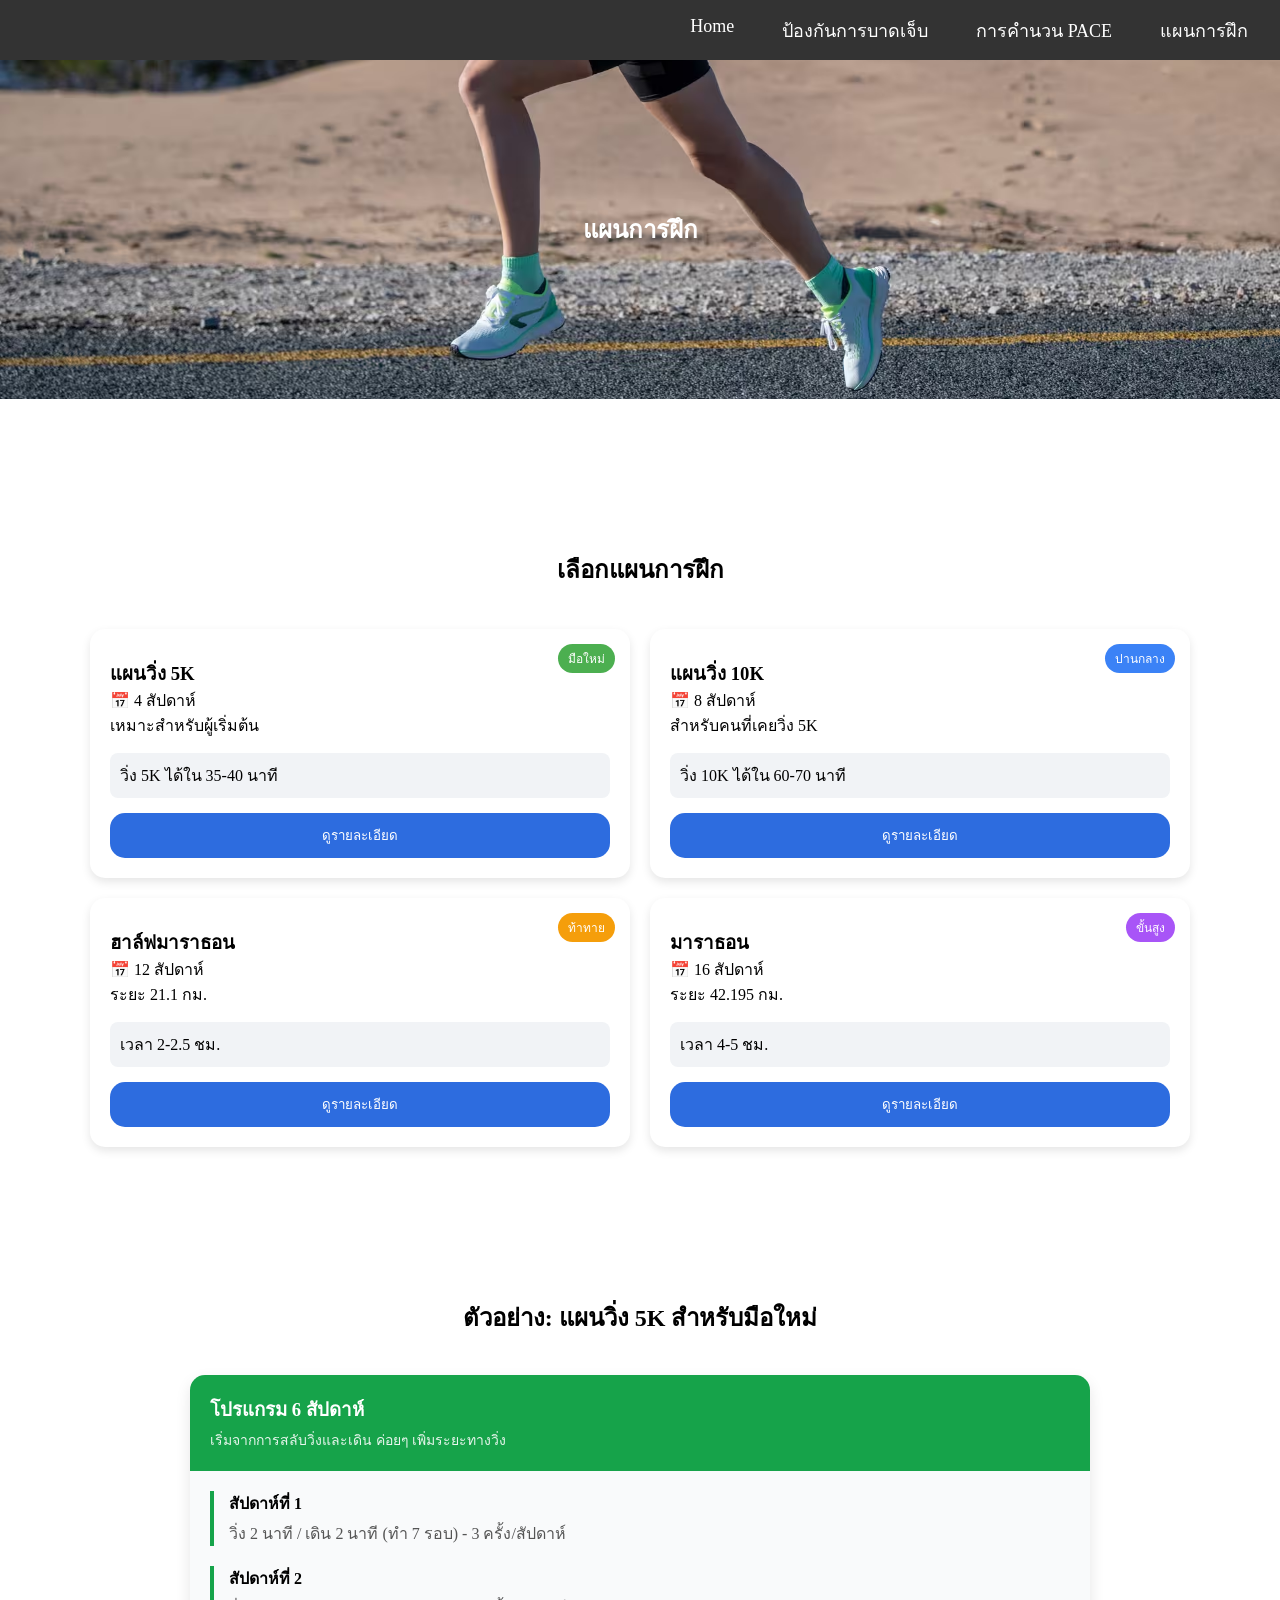
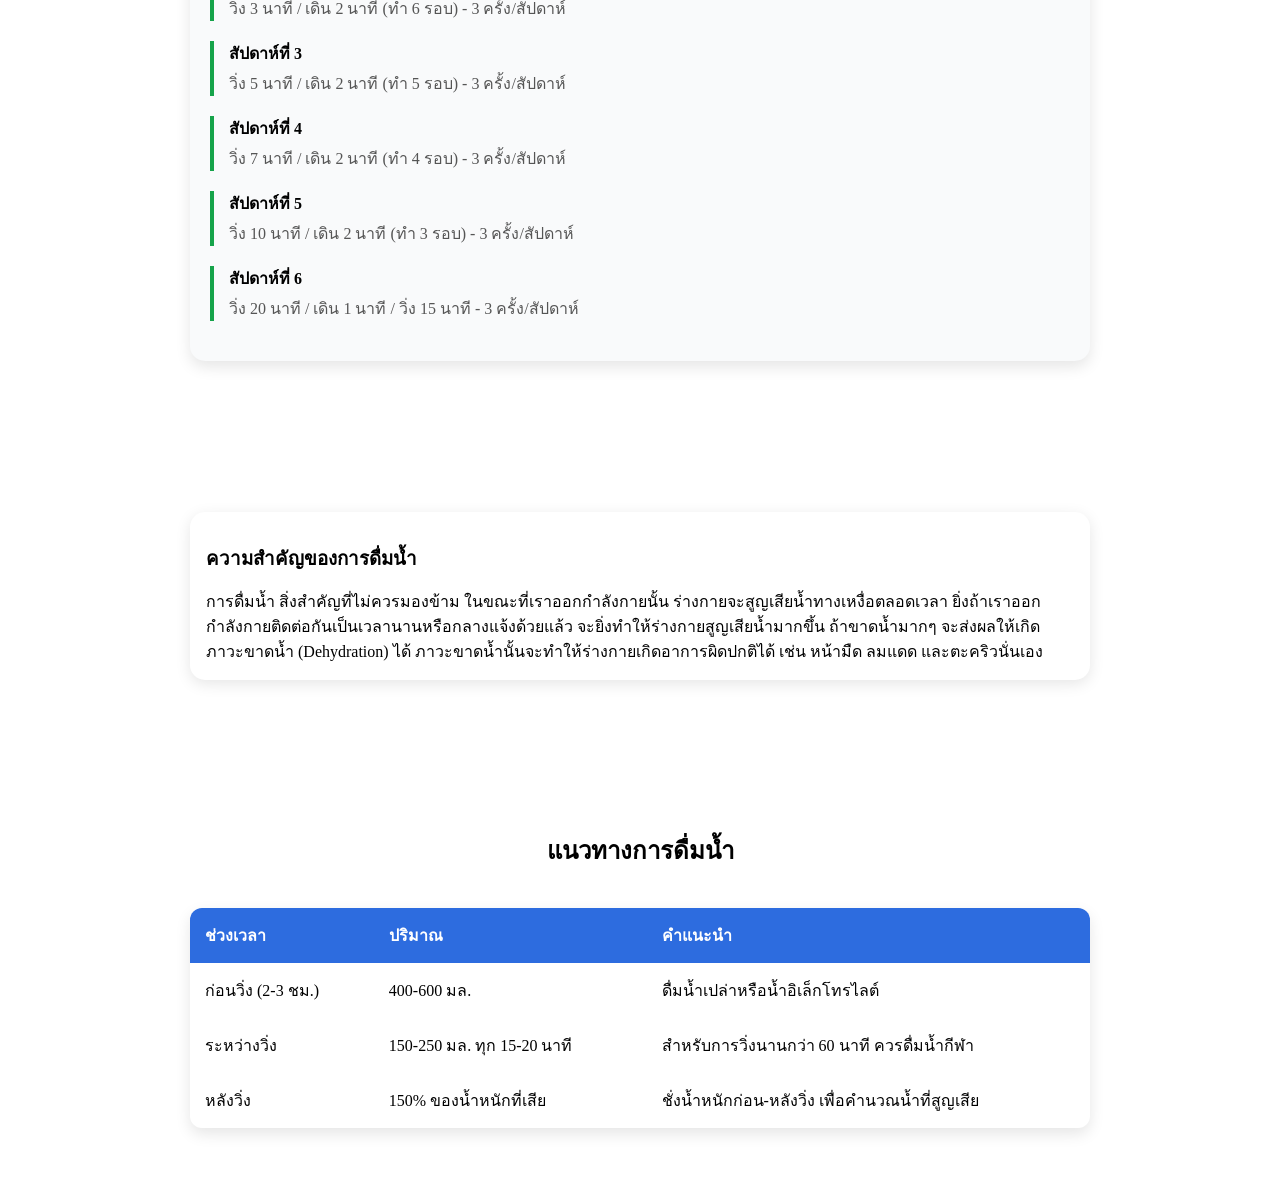
<file: index2.html>
<!DOCTYPE html>
<html lang="en">

<head>
    <meta charset="UTF-8">
    <meta name="viewport" content="width=device-width, initial-scale=1.0">
    <title>แผนการฝึก</title>

    <link rel="stylesheet" href="style2.css">
</head>

<body>
    <header>
        <div class="container">
            <div class="nav-wrapper">
                <div class="logo" hidden="none">
                    <h2>contack</h2>
                </div>
                <ul class="menu" id="myMenu">
                    <li><a href="index.html">Home</a></li>
                    <li><a href="index3.html">ป้องกันการบาดเจ็บ</a></li>
                    <li><a href="pace.html">การคำนวน PACE</a></li>
                    <li><a href="index2.html">แผนการฝึก</a></li>
                </ul>
                <div>
                    <div class="ham-menu" onclick="toggleHam(this)">
                        <div class="bar1"></div>
                        <div class="bar2"></div>
                        <div class="bar3"></div>
                    </div>
                </div>
            </div>
            </style>
    </header>

    <nav>
        <h1>แผนการฝึก</h1>
    </nav>

    <main>
        <h2 class="content0">เลือกแผนการฝึก</h2>

        <div class="container">

            <div class="card">
                <span class="badge green">มือใหม่</span>
                <h3>แผนวิ่ง 5K</h3>
                <p>📅 4 สัปดาห์</p>
                <p>เหมาะสำหรับผู้เริ่มต้น</p>
                <div class="goal">วิ่ง 5K ได้ใน 35-40 นาที</div>
                <button><a href="https://www.otc-run.com/plan/5k/beginner-5k/beginner-4-week-5k" target="_blank">ดูรายละเอียด</a></button>
            </div>

            <div class="card">
                <span class="badge blue">ปานกลาง</span>
                <h3>แผนวิ่ง 10K</h3>
                <p>📅 8 สัปดาห์</p>
                <p>สำหรับคนที่เคยวิ่ง 5K</p>
                <div class="goal">วิ่ง 10K ได้ใน 60-70 นาที</div>
                <button><a href="https://stadiumth.com/articles/1486" target="_blank">ดูรายละเอียด</a></button>
            </div>

            <div class="card">
                <span class="badge orange">ท้าทาย</span>
                <h3>ฮาล์ฟมาราธอน</h3>
                <p>📅 12 สัปดาห์</p> 
                <p>ระยะ 21.1 กม.</p>
                <div class="goal">เวลา 2-2.5 ชม.</div>
                <button><a href="https://www.facebook.com/RUNKeepGoing/posts/%EF%B8%8F%EF%B8%8F%E0%B8%95%E0%B8%B2%E0%B8%A3%E0%B8%B2%E0%B8%87%E0%B8%8B%E0%B9%89%E0%B8%AD%E0%B8%A1%E0%B8%A7%E0%B8%B4%E0%B9%88%E0%B8%87-211k-%E0%B8%AA%E0%B8%B3%E0%B8%AB%E0%B8%A3%E0%B8%B1%E0%B8%9A-half-marathon-%E0%B9%81%E0%B8%A3%E0%B8%81-%E0%B8%8B%E0%B9%89%E0%B8%AD%E0%B8%A1%E0%B9%80%E0%B8%9E%E0%B8%B5%E0%B8%A2%E0%B8%87-12-%E0%B8%AA%E0%B8%B1%E0%B8%9B%E0%B8%94%E0%B8%B2%E0%B8%AB%E0%B9%8C%EF%B8%8F%EF%B8%8F%E0%B8%84%E0%B8%B3%E0%B9%81%E0%B8%99%E0%B8%B0%E0%B8%99%E0%B8%B3%E0%B8%88%E0%B8%B2%E0%B8%81-h/1257056872646180/" target="_blank">ดูรายละเอียด</a></button>
            </div>

            <div class="card">
                <span class="badge purple">ขั้นสูง</span>
                <h3>มาราธอน</h3>
                <p>📅 16 สัปดาห์</p>
                <p>ระยะ 42.195 กม.</p>
                <div class="goal">เวลา 4-5 ชม.</div>
                <button><a href="https://www.facebook.com/RUNKeepGoing/posts/%EF%B8%8F%E0%B8%95%E0%B8%B2%E0%B8%A3%E0%B8%B2%E0%B8%87%E0%B8%8B%E0%B9%89%E0%B8%AD%E0%B8%A1%E0%B8%A7%E0%B8%B4%E0%B9%88%E0%B8%87%E0%B8%A1%E0%B8%B2%E0%B8%A3%E0%B8%B2%E0%B8%98%E0%B8%AD%E0%B8%99-42195k-%E0%B8%A0%E0%B8%B2%E0%B8%A2%E0%B9%83%E0%B8%99-16-%E0%B8%AA%E0%B8%B1%E0%B8%9B%E0%B8%94%E0%B8%B2%E0%B8%AB%E0%B9%8C%EF%B8%8F%E0%B8%AA%E0%B8%B3%E0%B8%AB%E0%B8%A3%E0%B8%B1%E0%B8%9A%E0%B8%99%E0%B8%B1%E0%B8%81%E0%B8%A7%E0%B8%B4%E0%B9%88%E0%B8%87%E0%B8%A1%E0%B8%B7%E0%B8%AD%E0%B9%83%E0%B8%AB%E0%B8%A1%E0%B9%88%EF%B8%8F%E0%B8%95%E0%B8%B2%E0%B8%A3%E0%B8%B2%E0%B8%87%E0%B8%8B%E0%B9%89%E0%B8%AD%E0%B8%A1%E0%B8%88%E0%B8%B2%E0%B8%81%E0%B8%9A/1298588955159638/" target="_blank">ดูรายละเอียด</a></button>
            </div>
        </div>

        <h2 class="content1">ตัวอย่าง: แผนวิ่ง 5K สำหรับมือใหม่</h2>

        <div class="container2">

            <div class="header">
                <h3>โปรแกรม 6 สัปดาห์</h3>
                <p>เริ่มจากการสลับวิ่งและเดิน ค่อยๆ เพิ่มระยะทางวิ่ง</p>
            </div>

            <div class="text">

                <div class="week">
                    <h4>สัปดาห์ที่ 1</h4>
                    <p>วิ่ง 2 นาที / เดิน 2 นาที (ทำ 7 รอบ) - 3 ครั้ง/สัปดาห์</p>
                </div>

                <div class="week">
                    <h4>สัปดาห์ที่ 2</h4>
                    <p>วิ่ง 3 นาที / เดิน 2 นาที (ทำ 6 รอบ) - 3 ครั้ง/สัปดาห์</p>
                </div>

                <div class="week">
                    <h4>สัปดาห์ที่ 3</h4>
                    <p>วิ่ง 5 นาที / เดิน 2 นาที (ทำ 5 รอบ) - 3 ครั้ง/สัปดาห์</p>
                </div>

                <div class="week">
                    <h4>สัปดาห์ที่ 4</h4>
                    <p>วิ่ง 7 นาที / เดิน 2 นาที (ทำ 4 รอบ) - 3 ครั้ง/สัปดาห์</p>
                </div>

                <div class="week">
                    <h4>สัปดาห์ที่ 5</h4>
                    <p>วิ่ง 10 นาที / เดิน 2 นาที (ทำ 3 รอบ) - 3 ครั้ง/สัปดาห์</p>
                </div>

                <div class="week">
                    <h4>สัปดาห์ที่ 6</h4>
                    <p>วิ่ง 20 นาที / เดิน 1 นาที / วิ่ง 15 นาที - 3 ครั้ง/สัปดาห์</p>
                </div>

            </div>

        </div>

        <div class="container0">
            <h3>ความสำคัญของการดื่มน้ำ</h3>
            <p>การดื่มน้ำ สิ่งสำคัญที่ไม่ควรมองข้าม ในขณะที่เราออกกำลังกายนั้น ร่างกายจะสูญเสียน้ำทางเหงื่อตลอดเวลา ยิ่งถ้าเราออกกำลังกายติดต่อกันเป็นเวลานานหรือกลางแจ้งด้วยแล้ว จะยิ่งทำให้ร่างกายสูญเสียน้ำมากขึ้น ถ้าขาดน้ำมากๆ จะส่งผลให้เกิด ภาวะขาดน้ำ (Dehydration) ได้ ภาวะขาดน้ำนั้นจะทำให้ร่างกายเกิดอาการผิดปกติได้ เช่น หน้ามืด ลมแดด และตะคริวนั่นเอง</p>
        </div>

        <h2 class="content2">แนวทางการดื่มน้ำ</h2>

        <div class="container3">
            <table>
                <thead>
                    <tr>
                        <th>ช่วงเวลา</th>
                        <th>ปริมาณ</th>
                        <th>คำแนะนำ</th>
                    </tr>
                </thead>
                <tbody>
                    <tr>
                        <td>ก่อนวิ่ง (2-3 ชม.)</td>
                        <td>400-600 มล.</td>
                        <td>ดื่มน้ำเปล่าหรือน้ำอิเล็กโทรไลต์</td>
                    </tr>
                    <tr>
                        <td>ระหว่างวิ่ง</td>
                        <td>150-250 มล. ทุก 15-20 นาที</td>
                        <td>สำหรับการวิ่งนานกว่า 60 นาที ควรดื่มน้ำกีฬา</td>
                    </tr>
                    <tr>
                        <td>หลังวิ่ง</td>
                        <td>150% ของน้ำหนักที่เสีย</td>
                        <td>ชั่งน้ำหนักก่อน-หลังวิ่ง เพื่อคำนวณน้ำที่สูญเสีย</td>
                    </tr>
                </tbody>
            </table>

        </div>
    </main>

    <script src="script.js"></script>
</body>

</html>
</file>
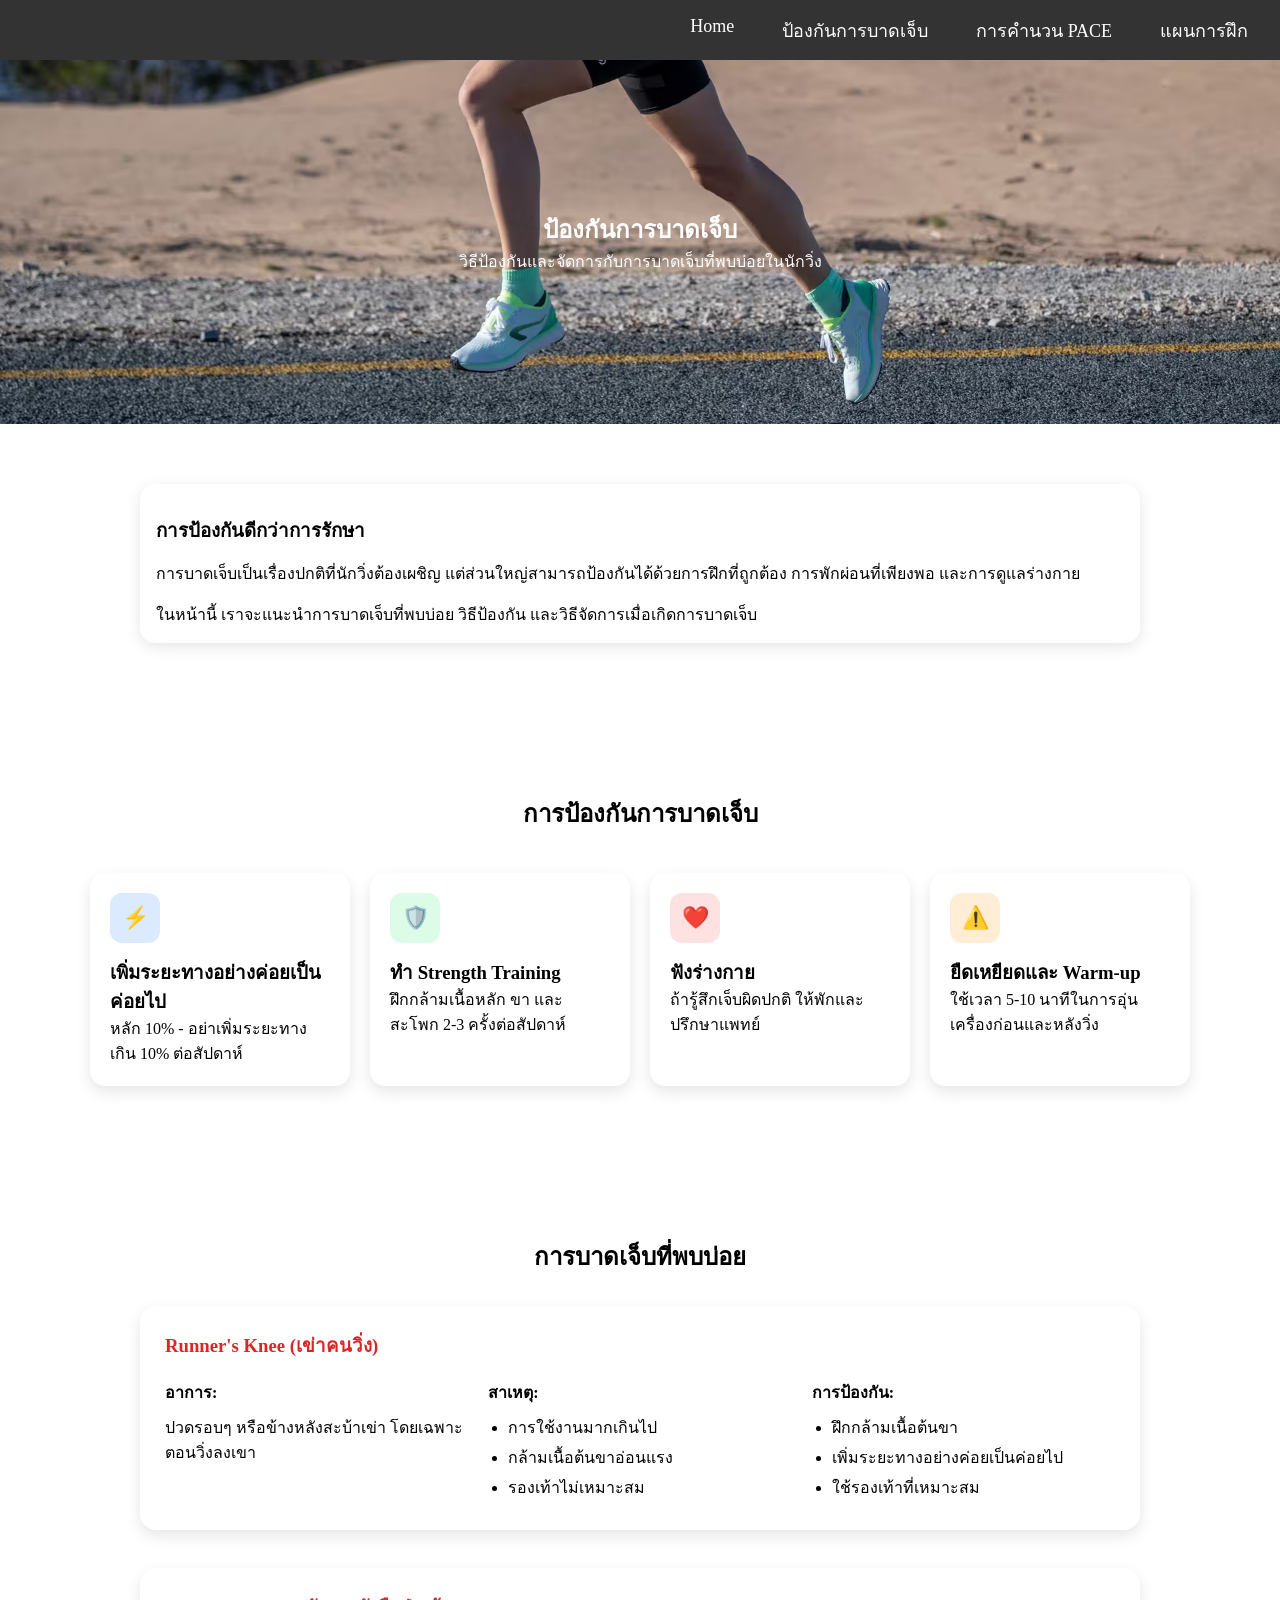
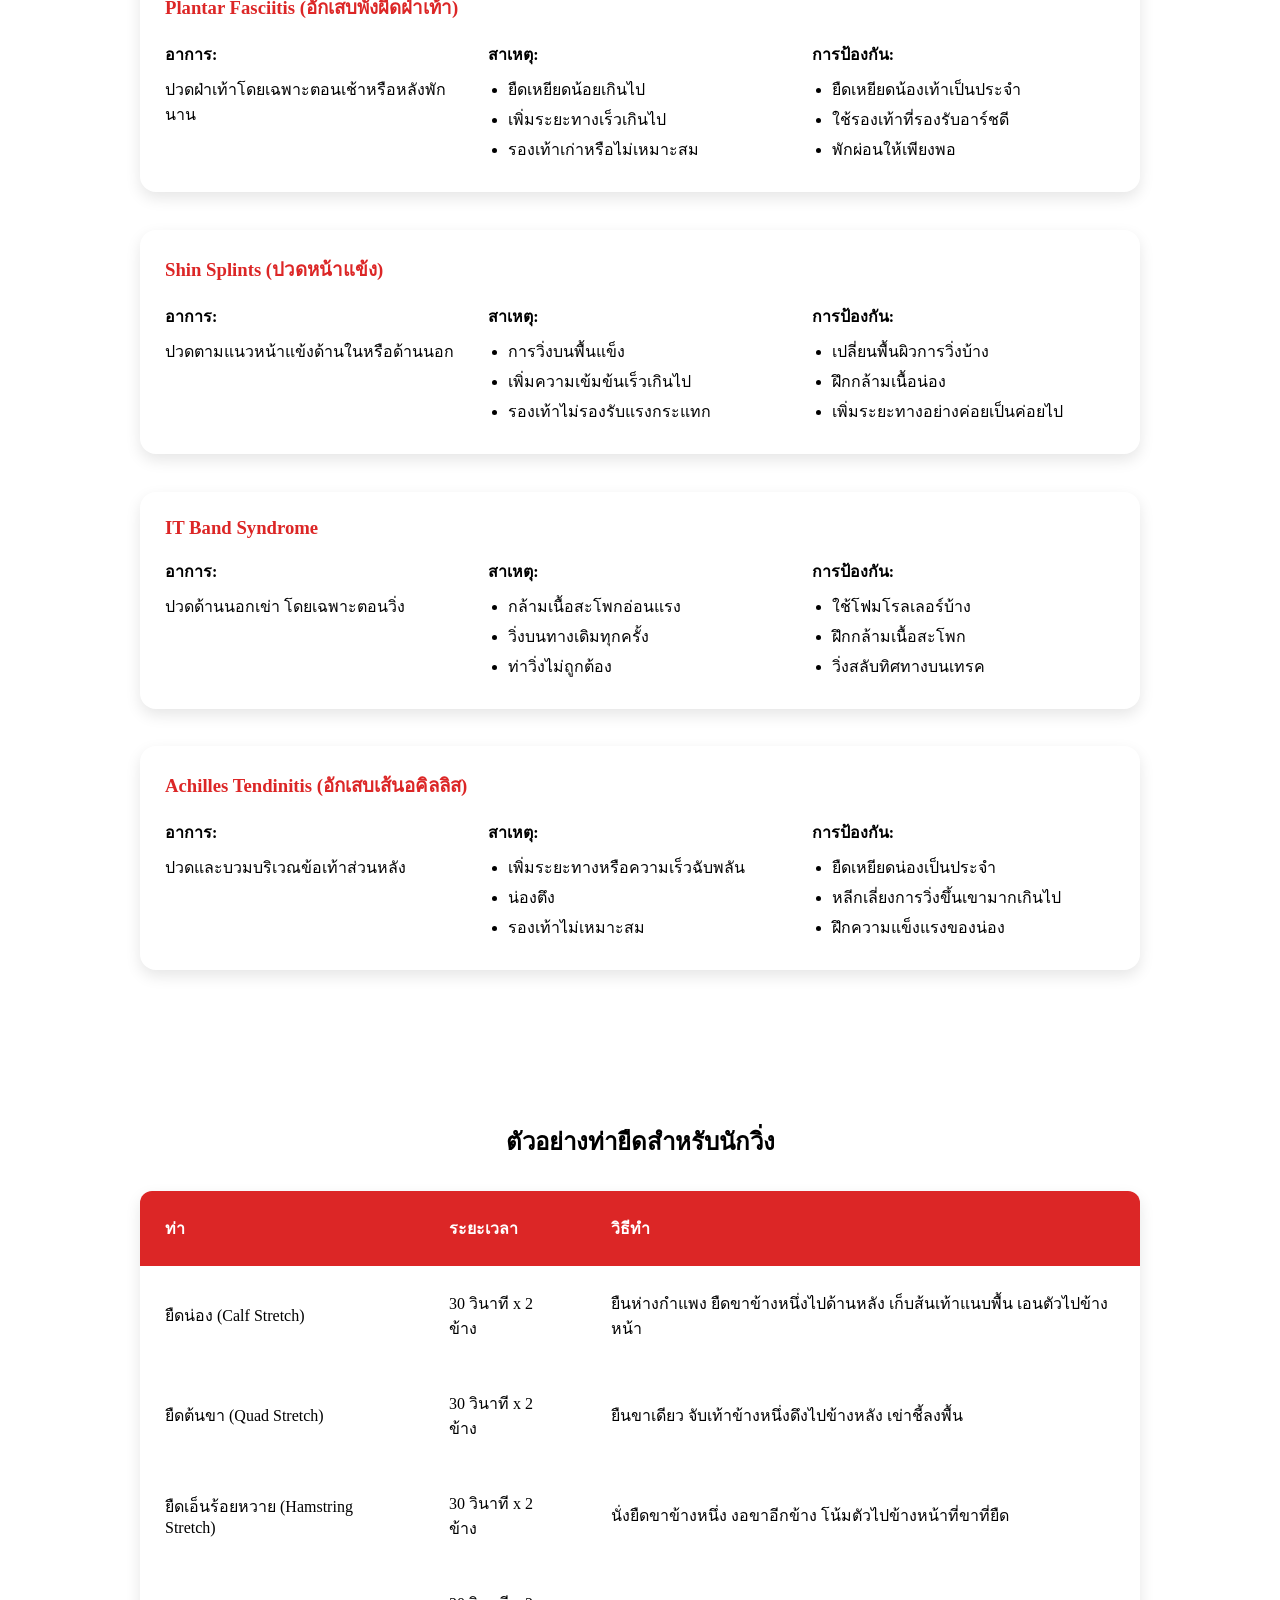
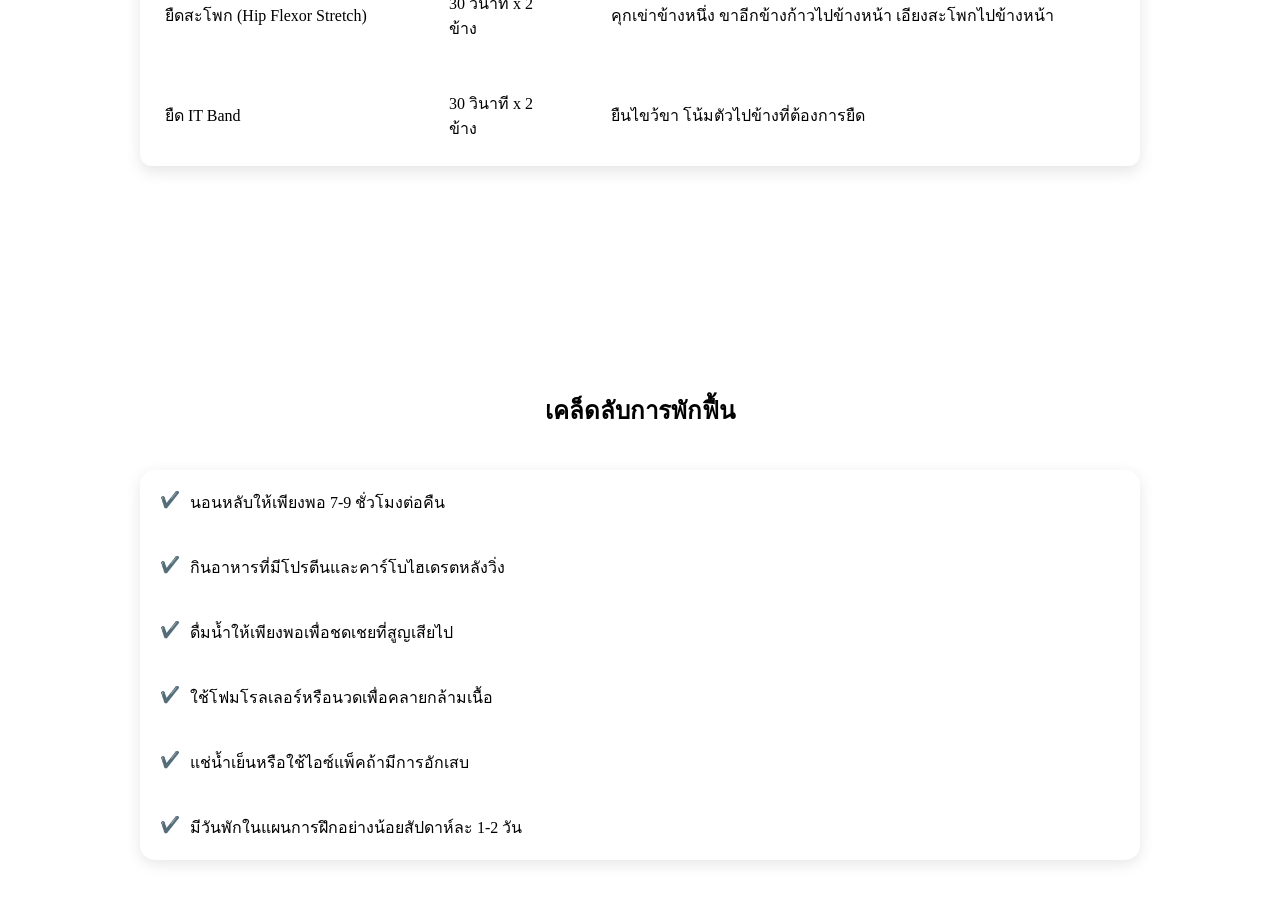
<file: index3.html>
<!DOCTYPE html>
<html lang="en">

<head>
    <meta charset="UTF-8">
    <meta name="viewport" content="width=device-width, initial-scale=1.0">
    <title>การป้องกันการบาดเจ็บ</title>

    <link rel="stylesheet" href="style3.css">
</head>

<body>
    <header>
        <div class="container">
            <div class="nav-wrapper">
                <div class="logo" hidden="none">
                    <h2>contack</h2>
                </div>
                <ul class="menu" id="myMenu">
                    <li><a href="index.html">Home</a></li>
                    <li><a href="index3.html">ป้องกันการบาดเจ็บ</a></li>
                    <li><a href="pace.html">การคำนวน PACE</a></li>
                    <li><a href="index2.html">แผนการฝึก</a></li>
                </ul>
                <div>
                    <div class="ham-menu" onclick="toggleHam(this)">
                        <div class="bar1"></div>
                        <div class="bar2"></div>
                        <div class="bar3"></div>
                    </div>
                </div>
            </div>
            </style>
    </header>

    <nav>
        <h1>ป้องกันการบาดเจ็บ</h1>
        <p>วิธีป้องกันและจัดการกับการบาดเจ็บที่พบบ่อยในนักวิ่ง</p>
    </nav>

    <main>
        <div class="container">
            <h3>การป้องกันดีกว่าการรักษา</h3>
            <p>การบาดเจ็บเป็นเรื่องปกติที่นักวิ่งต้องเผชิญ แต่ส่วนใหญ่สามารถป้องกันได้ด้วยการฝึกที่ถูกต้อง
                การพักผ่อนที่เพียงพอ และการดูแลร่างกาย</p>
            <p>ในหน้านี้ เราจะแนะนำการบาดเจ็บที่พบบ่อย วิธีป้องกัน และวิธีจัดการเมื่อเกิดการบาดเจ็บ</p>
        </div>

        <h2 class="content0">การป้องกันการบาดเจ็บ</h2>

        <div class="fame0">
            <div class="card">
                <div class="icon blue">⚡</div>
                <h3>เพิ่มระยะทางอย่างค่อยเป็นค่อยไป</h3>
                <p>หลัก 10% - อย่าเพิ่มระยะทางเกิน 10% ต่อสัปดาห์</p>
            </div>

            <div class="card">
                <div class="icon green">🛡️</div>
                <h3>ทำ Strength Training</h3>
                <p>ฝึกกล้ามเนื้อหลัก ขา และสะโพก 2-3 ครั้งต่อสัปดาห์</p>
            </div>

            <div class="card">
                <div class="icon red">❤️</div>
                <h3>ฟังร่างกาย</h3>
                <p>ถ้ารู้สึกเจ็บผิดปกติ ให้พักและปรึกษาแพทย์</p>
            </div>

            <div class="card">
                <div class="icon orange">⚠️</div>
                <h3>ยืดเหยียดและ Warm-up</h3>
                <p>ใช้เวลา 5-10 นาทีในการอุ่นเครื่องก่อนและหลังวิ่ง</p>
            </div>
        </div>

        <h2 class="content1">การบาดเจ็บที่พบบ่อย</h2>

        <div class="fame1">

            <h3 class="text">Runner's Knee (เข่าคนวิ่ง)</h3>

            <div class="box">

                <div>
                    <h4>อาการ:</h4>
                    <p>ปวดรอบๆ หรือข้างหลังสะบ้าเข่า โดยเฉพาะตอนวิ่งลงเขา</p>
                </div>

                <div>
                    <h4>สาเหตุ:</h4>
                    <ul>
                        <li>การใช้งานมากเกินไป</li>
                        <li>กล้ามเนื้อต้นขาอ่อนแรง</li>
                        <li>รองเท้าไม่เหมาะสม</li>
                    </ul>
                </div>

                <div>
                    <h4>การป้องกัน:</h4>
                    <ul>
                        <li>ฝึกกล้ามเนื้อต้นขา</li>
                        <li>เพิ่มระยะทางอย่างค่อยเป็นค่อยไป</li>
                        <li>ใช้รองเท้าที่เหมาะสม</li>
                    </ul>
                </div>
            </div>
        </div>

        <div class="fame1">

            <h3 class="text">Plantar Fasciitis (อักเสบพังผืดฝ่าเท้า)</h3>

            <div class="box">

                <div>
                    <h4>อาการ:</h4>
                    <p>ปวดฝ่าเท้าโดยเฉพาะตอนเช้าหรือหลังพักนาน</p>
                </div>

                <div>
                    <h4>สาเหตุ:</h4>
                    <ul>
                        <li>ยืดเหยียดน้อยเกินไป</li>
                        <li>เพิ่มระยะทางเร็วเกินไป</li>
                        <li>รองเท้าเก่าหรือไม่เหมาะสม</li>
                    </ul>
                </div>

                <div>
                    <h4>การป้องกัน:</h4>
                    <ul>
                        <li>ยืดเหยียดน้องเท้าเป็นประจำ</li>
                        <li>ใช้รองเท้าที่รองรับอาร์ชดี</li>
                        <li>พักผ่อนให้เพียงพอ</li>
                    </ul>
                </div>
            </div>
        </div>

        <div class="fame1">

            <h3 class="text">Shin Splints (ปวดหน้าแข้ง)</h3>

            <div class="box">

                <div>
                    <h4>อาการ:</h4>
                    <p>ปวดตามแนวหน้าแข้งด้านในหรือด้านนอก</p>
                </div>

                <div>
                    <h4>สาเหตุ:</h4>
                    <ul>
                        <li>การวิ่งบนพื้นแข็ง</li>
                        <li>เพิ่มความเข้มข้นเร็วเกินไป</li>
                        <li>รองเท้าไม่รองรับแรงกระแทก</li>
                    </ul>
                </div>

                <div>
                    <h4>การป้องกัน:</h4>
                    <ul>
                        <li>เปลี่ยนพื้นผิวการวิ่งบ้าง</li>
                        <li>ฝึกกล้ามเนื้อน่อง</li>
                        <li>เพิ่มระยะทางอย่างค่อยเป็นค่อยไป</li>
                    </ul>
                </div>
            </div>
        </div>

        <div class="fame1">

            <h3 class="text">IT Band Syndrome</h3>

            <div class="box">

                <div>
                    <h4>อาการ:</h4>
                    <p>ปวดด้านนอกเข่า โดยเฉพาะตอนวิ่ง</p>
                </div>

                <div>
                    <h4>สาเหตุ:</h4>
                    <ul>
                        <li>กล้ามเนื้อสะโพกอ่อนแรง</li>
                        <li>วิ่งบนทางเดิมทุกครั้ง</li>
                        <li>ท่าวิ่งไม่ถูกต้อง</li>
                    </ul>
                </div>

                <div>
                    <h4>การป้องกัน:</h4>
                    <ul>
                        <li>ใช้โฟมโรลเลอร์บ้าง</li>
                        <li>ฝึกกล้ามเนื้อสะโพก</li>
                        <li>วิ่งสลับทิศทางบนเทรค</li>
                    </ul>
                </div>
            </div>
        </div>

        <div class="fame1">

            <h3 class="text">Achilles Tendinitis (อักเสบเส้นอคิลลิส)</h3>

            <div class="box">

                <div>
                    <h4>อาการ:</h4>
                    <p>ปวดและบวมบริเวณข้อเท้าส่วนหลัง</p>
                </div>

                <div>
                    <h4>สาเหตุ:</h4>
                    <ul>
                        <li>เพิ่มระยะทางหรือความเร็วฉับพลัน</li>
                        <li>น่องตึง</li>
                        <li>รองเท้าไม่เหมาะสม</li>
                    </ul>
                </div>

                <div>
                    <h4>การป้องกัน:</h4>
                    <ul>
                        <li>ยืดเหยียดน่องเป็นประจำ</li>
                        <li>หลีกเลี่ยงการวิ่งขึ้นเขามากเกินไป</li>
                        <li>ฝึกความแข็งแรงของน่อง</li>
                    </ul>
                </div>
            </div>
        </div>

        <h2 class="content2">ตัวอย่างท่ายืดสำหรับนักวิ่ง</h2>

        <div class="container2">
            <table>
                <thead>
                    <tr>
                        <th>ท่า</th>
                        <th>ระยะเวลา</th>
                        <th>วิธีทำ</th>
                    </tr>
                </thead>
                <tbody>
                    <tr>
                        <td>ยืดน่อง (Calf Stretch)</td>
                        <td>30 วินาที x 2 ข้าง</td>
                        <td>ยืนห่างกำแพง ยืดขาข้างหนึ่งไปด้านหลัง เก็บส้นเท้าแนบพื้น เอนตัวไปข้างหน้า</td>
                    </tr>
                    <tr>
                        <td>ยืดต้นขา (Quad Stretch)</td>
                        <td>30 วินาที x 2 ข้าง</td>
                        <td>ยืนขาเดียว จับเท้าข้างหนึ่งดึงไปข้างหลัง เข่าชี้ลงพื้น</td>
                    </tr>
                    <tr>
                        <td>ยืดเอ็นร้อยหวาย (Hamstring Stretch)</td>
                        <td>30 วินาที x 2 ข้าง</td>
                        <td>นั่งยืดขาข้างหนึ่ง งอขาอีกข้าง โน้มตัวไปข้างหน้าที่ขาที่ยืด</td>
                    </tr>
                    <tr>
                        <td>ยืดสะโพก (Hip Flexor Stretch)</td>
                        <td>30 วินาที x 2 ข้าง</td>
                        <td>คุกเข่าข้างหนึ่ง ขาอีกข้างก้าวไปข้างหน้า เอียงสะโพกไปข้างหน้า</td>
                    </tr>
                    <tr>
                        <td>ยืด IT Band</td>
                        <td>30 วินาที x 2 ข้าง</td>
                        <td>ยืนไขว้ขา โน้มตัวไปข้างที่ต้องการยืด</td>
                    </tr>
                </tbody>
            </table>
        </div>

        <h2 class="content3">เคล็ดลับการพักฟื้น</h2>

        <div class="fame2">
            <div class="text2">
                <span class="icon2">✔️</span>
                <p>นอนหลับให้เพียงพอ 7-9 ชั่วโมงต่อคืน</p>
            </div>

            <div class="text2">
                <span class="icon2">✔️</span>
                <p>กินอาหารที่มีโปรตีนและคาร์โบไฮเดรตหลังวิ่ง</p>
            </div>

            <div class="text2">
                <span class="icon2">✔️</span>
                <p>ดื่มน้ำให้เพียงพอเพื่อชดเชยที่สูญเสียไป</p>
            </div>

            <div class="text2">
                <span class="icon2">✔️</span>
                <p>ใช้โฟมโรลเลอร์หรือนวดเพื่อคลายกล้ามเนื้อ</p>
            </div>

            <div class="text2">
                <span class="icon2">✔️</span>
                <p>แช่น้ำเย็นหรือใช้ไอซ์แพ็คถ้ามีการอักเสบ</p>
            </div>

            <div class="text2">
                <span class="icon2">✔️</span>
                <p>มีวันพักในแผนการฝึกอย่างน้อยสัปดาห์ละ 1-2 วัน</p>
            </div>
        </div>

    </main>

    <script src="script.js"></script>
</body>

</html>
</file>
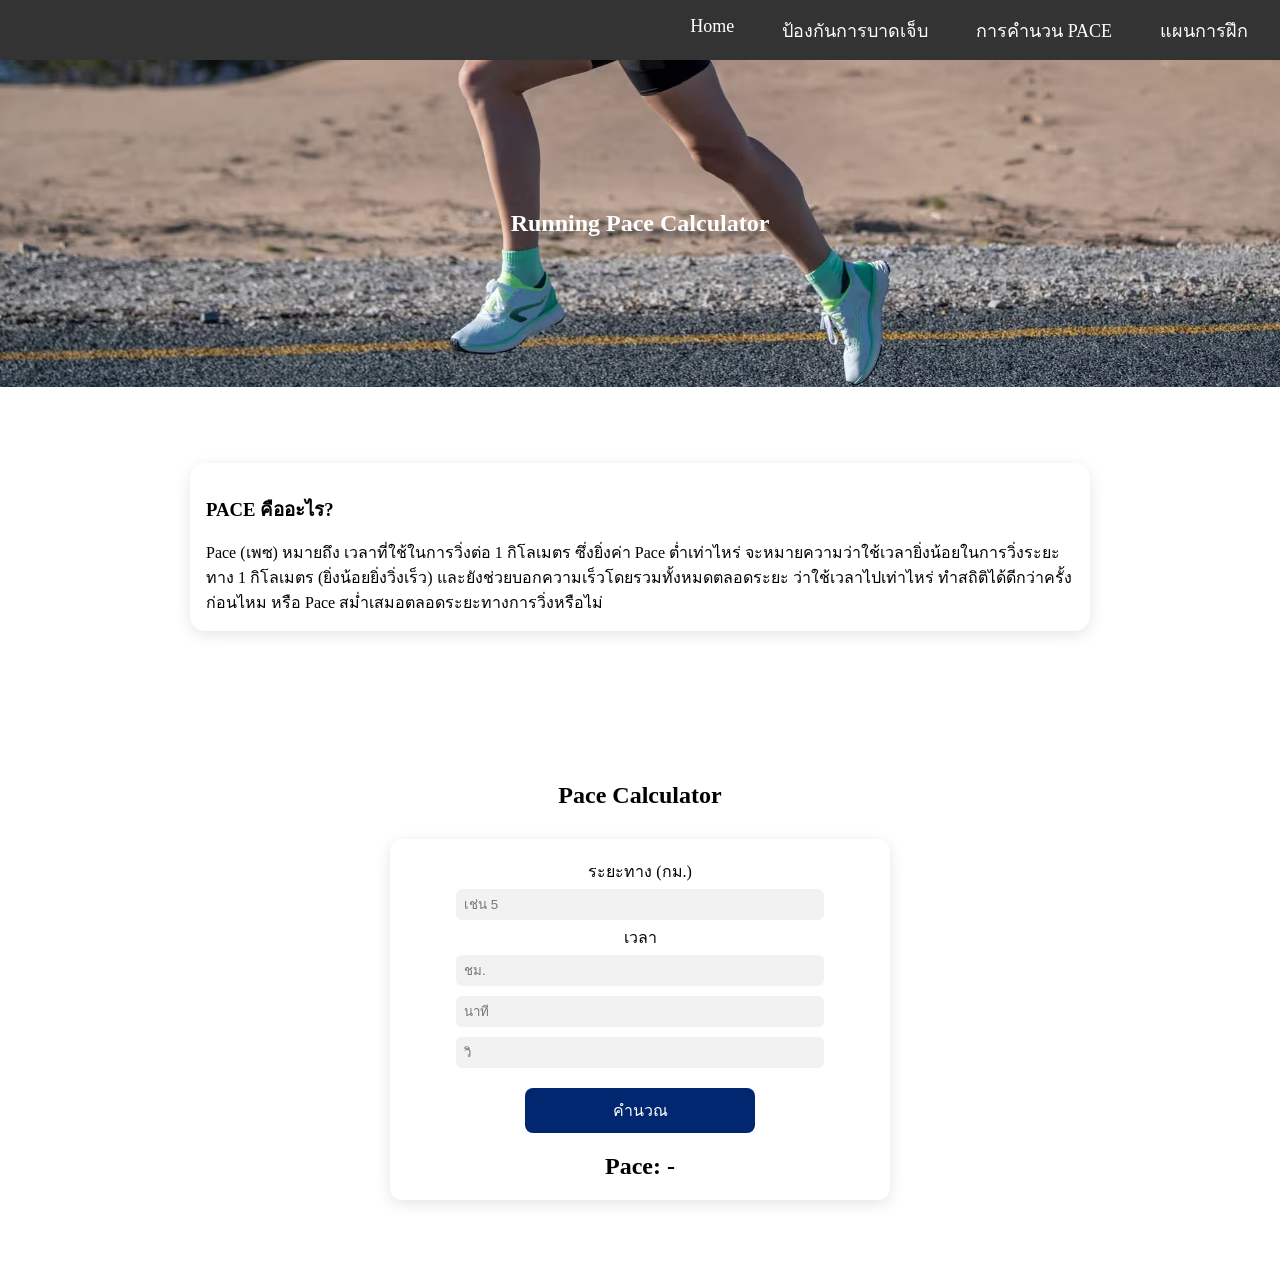
<file: pace.html>
<!DOCTYPE html>
<html lang="en">

<head>
    <meta charset="UTF-8">
    <meta name="viewport" content="width=device-width, initial-scale=1.0">
    <title>การคำนวน PACE</title>

    <link rel="stylesheet" href="pacestyle.css">
</head>

<body>
    <header>
        <div class="container">
            <div class="nav-wrapper">
                <div class="logo" hidden="none">
                    <h2>contack</h2>
                </div>
                <ul class="menu" id="myMenu">
                    <li><a href="index.html">Home</a></li>
                    <li><a href="index3.html">ป้องกันการบาดเจ็บ</a></li>
                    <li><a href="pace.html">การคำนวน PACE</a></li>
                    <li><a href="index2.html">แผนการฝึก</a></li>
                </ul>
                <div>
                    <div class="ham-menu" onclick="toggleHam(this)">
                        <div class="bar1"></div>
                        <div class="bar2"></div>
                        <div class="bar3"></div>
                    </div>
                </div>
            </div>
            </style>
    </header>

    <nav>
        <h1>Running Pace Calculator</h1>
    </nav>

    <main>
        <div class="container">
            <h3 >PACE คืออะไร?</h3>
            <p>Pace (เพซ) หมายถึง เวลาที่ใช้ในการวิ่งต่อ 1 กิโลเมตร ซึ่งยิ่งค่า Pace ต่ำเท่าไหร่ จะหมายความว่าใช้เวลายิ่งน้อยในการวิ่งระยะทาง 1 กิโลเมตร (ยิ่งน้อยยิ่งวิ่งเร็ว) และยังช่วยบอกความเร็วโดยรวมทั้งหมดตลอดระยะ ว่าใช้เวลาไปเท่าไหร่ ทำสถิติได้ดีกว่าครั้งก่อนไหม หรือ Pace สม่ำเสมอตลอดระยะทางการวิ่งหรือไม่</p>
        </div>

        
        
        <h2 class="content2">Pace Calculator</h2>

        <div class="container0">

            <label>ระยะทาง (กม.)</label>
            <div class="text">
                <input type="number" id="distance" placeholder="เช่น 5">
            </div>

            <label>เวลา</label>
            <div class="text2">
                <input type="number" id="hours" placeholder="ชม.">
                <input type="number" id="minutes" placeholder="นาที">
                <input type="number" id="seconds" placeholder="วิ">
            </div>

            <button onclick="calculatePace()">คำนวณ</button>

            <h2 id="result">Pace: -</h2>
        </div>
    </main>

    <script src="script.js"></script>
</body>

</html>
</file>
<file: style2.css>
* {
    margin: 0;
    padding: 0;
    box-sizing: border-box;
}

header {
    position: sticky;
    top: 0;
    background-color: #333;
    z-index: 100;
}


nav {
    background-color: #333;
    color: #fff;
    text-align: center;
    padding: 150px 0;
    background-image: url(img/default.avif);

    background-size: cover;
    background-position: center;
    background-repeat: no-repeat;
}

.nav-wrapper .logo h2 {
    font-size: 30px;
    color: #333;
    text-decoration: none;
}

.nav-wrapper {
    display: flex;
    justify-content: right;
    align-items: center;
    height: 60px;
    position: relative;
}

.menu {
    display: flex;
    list-style: none;
}

.menu li {
    margin-right: 1rem;
    padding: 1rem;
    transition: 0.3s;
    border-radius: 15px;
}

.menu li a {
    font-size: 18px;
    color: #fff;
    text-decoration: none;
    display: block;
}

.menu li:hover {
    background-color: #2a2a2a;
}

/****** Hamburger menu css******/
.ham-menu {
    display: inline-block;
    cursor: pointer;
    position: absolute;
    right: 1rem;
    top: 1rem;
}

.bar1,.bar2,.bar3 {
    width: 35px;
    height: 5px;
    background-color: #fff;
    margin: 6px 0;
    transition: 0.4s;
}

.change .bar1 {
    transform: translate(0, 11px) rotate(-45deg);
}

.change .bar2 {
    opacity: 0;
}

.change .bar3 {
    transform: translate(0, -11px) rotate(45deg);
}

@media only screen and (min-width: 768px) {
    .ham-menu {
        display: none;
    }
}

@media only screen and (max-width: 768px) {
    header {
        padding-bottom: 1cm;
    }

    .menu {
        display: none;
        width: 100%;
    }

    .nav-wrapper {
        padding: 1rem;
        height: auto;
        flex-direction: column;
        align-items: flex-start;
    }

    .menu li {
        margin: 12px;
        padding: 0.7rem 0.5rem;
        transition: 0.3s;
        border-radius: 15px;
    }

    .menu li:hover {
        background-color: #2a2a2a;
    }

    .menu-active {
        display: block;
    }
}

/**************** เลือกแผนที่เหมาะกับคุณ ****************/
.content0 {
    margin-top: 4cm;
    text-align: center;
    margin-bottom: 30px;
}

main .container {
    display: grid;
    grid-template-columns: repeat(2, 1fr);
    gap: 20px;
    max-width: 1100px;
    margin: 40px auto;
}

.card {
    background: white;
    border-radius: 15px;
    padding: 20px;
    box-shadow: 0 4px 10px rgba(0, 0, 0, 0.1);
    position: relative;
    transition:  0.3s;
}

.card:hover {
    transform: translateY(-5px);
    box-shadow: 0 12px 25px rgba(0, 0, 0, 0.2);
}

.card h3 {
    margin-top: 10px;
}

.goal {
    background: #f1f3f6;
    padding: 10px;
    border-radius: 8px;
    margin: 15px 0;
}

button {
    width: 100%;
    padding: 12px;
    border: none;
    background: #2d6cdf;
    color: white;
    border-radius: 15px;
    cursor: pointer;
    text-decoration: none;
}

button a {
    text-decoration: none;
    color: white;
    display: block;
}

button:hover {
    background: #1f4fbf;
}

.badge {
    position: absolute;
    top: 15px;
    right: 15px;
    padding: 5px 10px;
    border-radius: 20px;
    font-size: 12px;
    color: white;
}

.green {
    background: #4CAF50;
}

.blue {
    background: #3b82f6;
}

.orange {
    background: #f59e0b;
}

.purple {
    background: #a855f7;
}

@media (max-width:768px) {
    main .container {
        grid-template-columns: 1fr;
        /* เหลือ 1 ช่อง */
    }
}


/**************** ตัวอย่าง: แผนวิ่ง 5K สำหรับมือใหม่ ****************/

.content1 {
    margin-top: 4cm;
    text-align: center;
    margin-bottom: 1cm;
}

.container2 {
    max-width: 900px;
    margin: auto;
    border-radius: 15px;
    overflow: hidden;
    background: #f9fafb;
    box-shadow: 0 6px 15px rgba(0, 0, 0, 0.1);
    transition: 0.3s ;
}

.container2:hover {
    transform: translateY(-5px);
    box-shadow: 0 15px 30px rgba(0, 0, 0, 0.2);
}

.header {
    background: #16a34a;
    color: white;
    padding: 20px;
}

.header p {
    margin-top: 5px;
    font-size: 14px;
    opacity: 0.9;
}

.text {
    padding: 20px;
}

.week {
    border-left: 4px solid #16a34a;
    padding-left: 15px;
    margin-bottom: 20px;
}

.week p {
    margin: 5px 0;
    color: #555;
}

/***********  ความสำคัญของการดื่มน้ำ ***********/
.container0 {
    background-color: white;
    /* สีพื้น */
    border-radius: 15px;
    /* มุมโค้ง */

    box-shadow: 0 4px 15px rgba(0, 0, 0, 0.1);
    /* เงา */

    max-width: 900px;
    margin: 60px auto;
    transition: 0.3s;
    margin-top: 4cm;
}

.container0 h3 {
    margin: 1rem;
    padding-top: 2rem;

}

.container0 p {
    margin: 0 1rem;
    padding-bottom: 1rem;
}

.container0:hover {
    transform: translateY(-5px);
    box-shadow: 0 12px 25px rgba(0, 0, 0, 0.2);
}


/**************** แนวทางการดื่มน้ำ ****************/

.content2 {
    margin-top: 4cm;
    text-align: center;
    margin-bottom: 1cm;
}

.container3 {
    max-width: 900px;
    margin: auto;
    border-radius: 12px;
    overflow: hidden;
    box-shadow: 0 6px 15px rgba(0, 0, 0, 0.1);
    transition: 0.3s ;
    margin-bottom: 2cm;
}

.container3:hover {
    transform: translateY(-5px);
    box-shadow: 0 15px 30px rgba(0, 0, 0, 0.2);
}

table {
    width: 100%;
    border-collapse: collapse;
}

thead {
    background: #2d6cdf;
    color: white;
}

th,td {
    padding: 15px;
    text-align: left;
}
</file>
<file: style3.css>
* {
    margin: 0;
    padding: 0;
    box-sizing: border-box;
}

header {
    position: sticky;
    top: 0;
    background-color: #333;
    z-index: 100;
}


nav {
    background-color: #333;
    color: #fff;
    text-align: center;
    padding: 150px 0;
    background-image: url(img/default.avif);

    background-size: cover;
    background-position: center;
    background-repeat: no-repeat;
}

.nav-wrapper .logo h2 {
    font-size: 30px;
    color: #333;
    text-decoration: none;
}

.nav-wrapper {
    display: flex;
    justify-content: right;
    align-items: center;
    height: 60px;
    position: relative;
}

.menu {
    display: flex;
    list-style: none;
}

.menu li {
    margin-right: 1rem;
    padding: 1rem;
    transition: 0.3s;
    border-radius: 15px;
}

.menu li a {
    font-size: 18px;
    color: #fff;
    text-decoration: none;
    display: block;
}

.menu li:hover {
    background-color: #2a2a2a;
}

/****** Hamburger menu css******/
.ham-menu {
    display: inline-block;
    cursor: pointer;
    position: absolute;
    right: 1rem;
    top: 1rem;
}

.bar1,.bar2,.bar3 {
    width: 35px;
    height: 5px;
    background-color: #fff;
    margin: 6px 0;
    transition: 0.4s;
}

.change .bar1 {
    transform: translate(0, 11px) rotate(-45deg);
}

.change .bar2 {
    opacity: 0;
}

.change .bar3 {
    transform: translate(0, -11px) rotate(45deg);
}

@media only screen and (min-width: 768px) {
    .ham-menu {
        display: none;
    }
}

@media only screen and (max-width: 768px) {
    header {
        padding-bottom: 1cm;
    }

    .menu {
        display: none;
        width: 100%;
    }

    .nav-wrapper {
        padding: 1rem;
        height: auto;
        flex-direction: column;
        align-items: flex-start;
    }

    .menu li {
        margin: 12px;
        padding: 0.7rem 0.5rem;
        transition: 0.3s;
        border-radius: 15px;
    }

    .menu li:hover {
        background-color: #2a2a2a;
    }

    .menu-active {
        display: block;
    }
}

/************ การป้องกันดีกว่าการรักษา ************/
main .container {
    background-color: white;
    border-radius: 15px;
    box-shadow: 0 4px 15px rgba(0, 0, 0, 0.1);
    max-width: 1000px;
    margin: 60px auto;
    transition: 0.3s;
}

main .container h3 {
    margin: 1rem;
    padding-top: 2rem;

}

.container p {
    margin: 0 1rem;
    padding-bottom: 1rem;
}

main .container:hover {
    transform: translateY(-5px);
    box-shadow: 0 12px 25px rgba(0, 0, 0, 0.2);
}

/************ การป้องกันดีกว่าการรักษา ************/
.content0 {
    margin-top: 4cm;
    text-align: center;
    margin-bottom: 30px;
}

.fame0 {
    display: grid;
    grid-template-columns: repeat(4, 1fr);
    gap: 20px;
    max-width: 1100px;
    margin: 40px auto;
}

.card {
    background: white;
    padding: 20px;
    border-radius: 15px;
    box-shadow: 0 6px 15px rgba(0, 0, 0, 0.1);
    transition: 0.3s;
}

.card:hover {
    transform: translateY(-6px);
    box-shadow: 0 15px 30px rgba(0, 0, 0, 0.2);
}

.icon {
    width: 50px;
    height: 50px;
    border-radius: 12px;
    display: flex;
    align-items: center;
    justify-content: center;
    font-size: 22px;
    margin-bottom: 15px;
}

.blue {
    background: #dbeafe;
    color: #2563eb;
}

.green {
    background: #dcfce7;
    color: #16a34a;
}

.red {
    background: #fee2e2;
    color: #dc2626;
}

.orange {
    background: #ffedd5;
    color: #ea580c;
}

@media (max-width:768px) {
    .fame0 {
        grid-template-columns: 1fr;
    }
}


/************ การบาดเจ็บที่พบบ่อย ************/
.content1 {
    text-align: center;
    margin-bottom: 30px;
    margin-top: 4cm;
}

.fame1 {
    max-width: 1000px;
    margin: auto;
    padding: 25px;
    border-radius: 16px;
    box-shadow: 0 6px 15px rgba(0, 0, 0, 0.1);
    margin-bottom: 1cm;
    transition: 0.3s;
}

.fame1:hover {
    transform: translateY(-5px);
    box-shadow: 0 15px 30px rgba(0, 0, 0, 0.2);
}

.text {
    color: #dc2626;
    margin-bottom: 20px;
}

.box {
    display: grid;
    grid-template-columns: repeat(auto-fit, minmax(250px, 1fr));
    gap: 20px;

}

.box h4 {
    margin-bottom: 10px;
}

.box ul {
    padding-left: 20px;
    margin: 0;
}

.box li {
    margin-bottom: 5px;
}

/************ ตัวอย่างท่ายืดสำหรับนักวิ่ง ************/

.content2 {
    margin-top: 4cm;
    text-align: center;
    margin-bottom: 30px;
}

.container2 {
    max-width: 1000px;
    margin: auto;
    border-radius: 12px;
    overflow: hidden;
    box-shadow: 0 6px 15px rgba(0, 0, 0, 0.1);
    transition: 0.3s ;
    margin-bottom: 2cm;
}

table {
    width: 100%;
    border-collapse: collapse;
}


thead {
    background: #dc2626;
    color: white;
}

th,td {
    padding: 25px;
    text-align: left;
}



/************ เคล็ดลับการพักฟื้น ************/
.content3 {
    text-align: center;
    padding-top: 150px;
}

.fame2 {
    border-radius: 15px;
    box-shadow: 0 4px 15px rgba(0, 0, 0, 0.1);
    max-width: 1000px;
    margin: 40px auto;
    transition: 0.3s ;
}

.fame2:hover{
    transform: translateY(-5px);
    box-shadow: 0 12px 25px rgba(0,0,0,0.2);
}

.text2 {
  display: flex;
  align-items: flex-start;
  gap: 10px;
  padding: 20px;
}

.text2 p {
  margin: 0; 
}
</file>
<file: pacestyle.css>
* {
    margin: 0;
    padding: 0;
    box-sizing: border-box;
}

header {
    position: sticky;
    top: 0;
    background-color: #333;
    z-index: 100;
}


nav {
    background-color: #333;
    color: #fff;
    text-align: center;
    padding: 150px 0;
    background-image: url(img/default.avif);

    background-size: cover;
    background-position: center;
    background-repeat: no-repeat;
    margin-bottom: 2cm;
}

.nav-wrapper .logo h2 {
    font-size: 30px;
    color: #333;
    text-decoration: none;
}

.nav-wrapper {
    display: flex;
    justify-content: right;
    align-items: center;
    height: 60px;
    position: relative;
}

.menu {
    display: flex;
    list-style: none;
}

.menu li {
    margin-right: 1rem;
    padding: 1rem;
    transition: 0.3s;
    border-radius: 15px;
}

.menu li a {
    font-size: 18px;
    color: #fff;
    text-decoration: none;
    display: block;
}

.menu li:hover {
    background-color: #2a2a2a;
}

/****** Hamburger menu css******/
.ham-menu {
    display: inline-block;
    cursor: pointer;
    position: absolute;
    right: 1rem;
    top: 1rem;
}

.bar1,
.bar2,
.bar3 {
    width: 35px;
    height: 5px;
    background-color: #fff;
    margin: 6px 0;
    transition: 0.4s;
}

.change .bar1 {
    transform: translate(0, 11px) rotate(-45deg);
}

.change .bar2 {
    opacity: 0;
}

.change .bar3 {
    transform: translate(0, -11px) rotate(45deg);
}

@media only screen and (min-width: 768px) {
    .ham-menu {
        display: none;
    }
}

@media only screen and (max-width: 768px) {
    header {
        padding-bottom: 1.5cm;
    }

    .menu {
        display: none;
        width: 100%;
    }

    .nav-wrapper {
        padding: 0.4rem;
        height: auto;
        flex-direction: column;
        align-items: flex-start;
    }

    .menu li {
        margin: 12px;
        padding: 0.7rem 0.5rem;
        transition: 0.3s;
        border-radius: 15px;
    }

    .menu li:hover {
        background-color: #2a2a2a;
    }

    .menu-active {
        display: block;
    }
}

/*********************************** PACE คืออะไร? ***********************************/
main .container {
    background-color: white;
    /* สีพื้น */
    border-radius: 15px;
    /* มุมโค้ง */

    box-shadow: 0 4px 15px rgba(0, 0, 0, 0.1);
    /* เงา */

    max-width: 900px;
    margin: 60px auto;
    transition: 0.3s;
}

.container h3 {
    margin: 1rem;
    padding-top: 2rem;

}

.container p {
    margin: 0 1rem;
    padding-bottom: 1rem;
}

main .container:hover {
    transform: translateY(-5px);
    box-shadow: 0 12px 25px rgba(0, 0, 0, 0.2);
}



/*********************************** Pace Calculator ***********************************/

.content2 {
    margin-top: 4cm;
    text-align: center;
    margin-bottom: 30px;
}
.container0 {
    background: rgb(255, 255, 255);
    padding: 20px;
    border-radius: 12px;
    margin: auto;
    text-align: center;
    max-width: 500px;
    box-shadow: 0 4px 15px rgba(0, 0, 0, 0.1);
    margin-bottom: 2cm;
}



input {
    width: 80%;
    padding: 8px;
    margin: 5px 0;
    border-radius: 6px;
    border: none;
    background-color: #f3f2f2;
}

.text2 input {
    max-width: 80%;
    background-color: #f3f2f2;
}

button {
    margin-top: 15px;
    padding: 10px;
    width: 50%;
    background: #002770;
    border: none;
    border-radius: 8px;
    color: white;
    font-size: 16px;
    cursor: pointer;
}

button:hover {
    background: #0d43a8;
}

h2 {
    margin-top: 20px;
    text-align: center;
}

@media (max-width:550px) {
    .container0 {
        margin: 1rem;
        margin-bottom: 2cm;
    }
}
</file>
